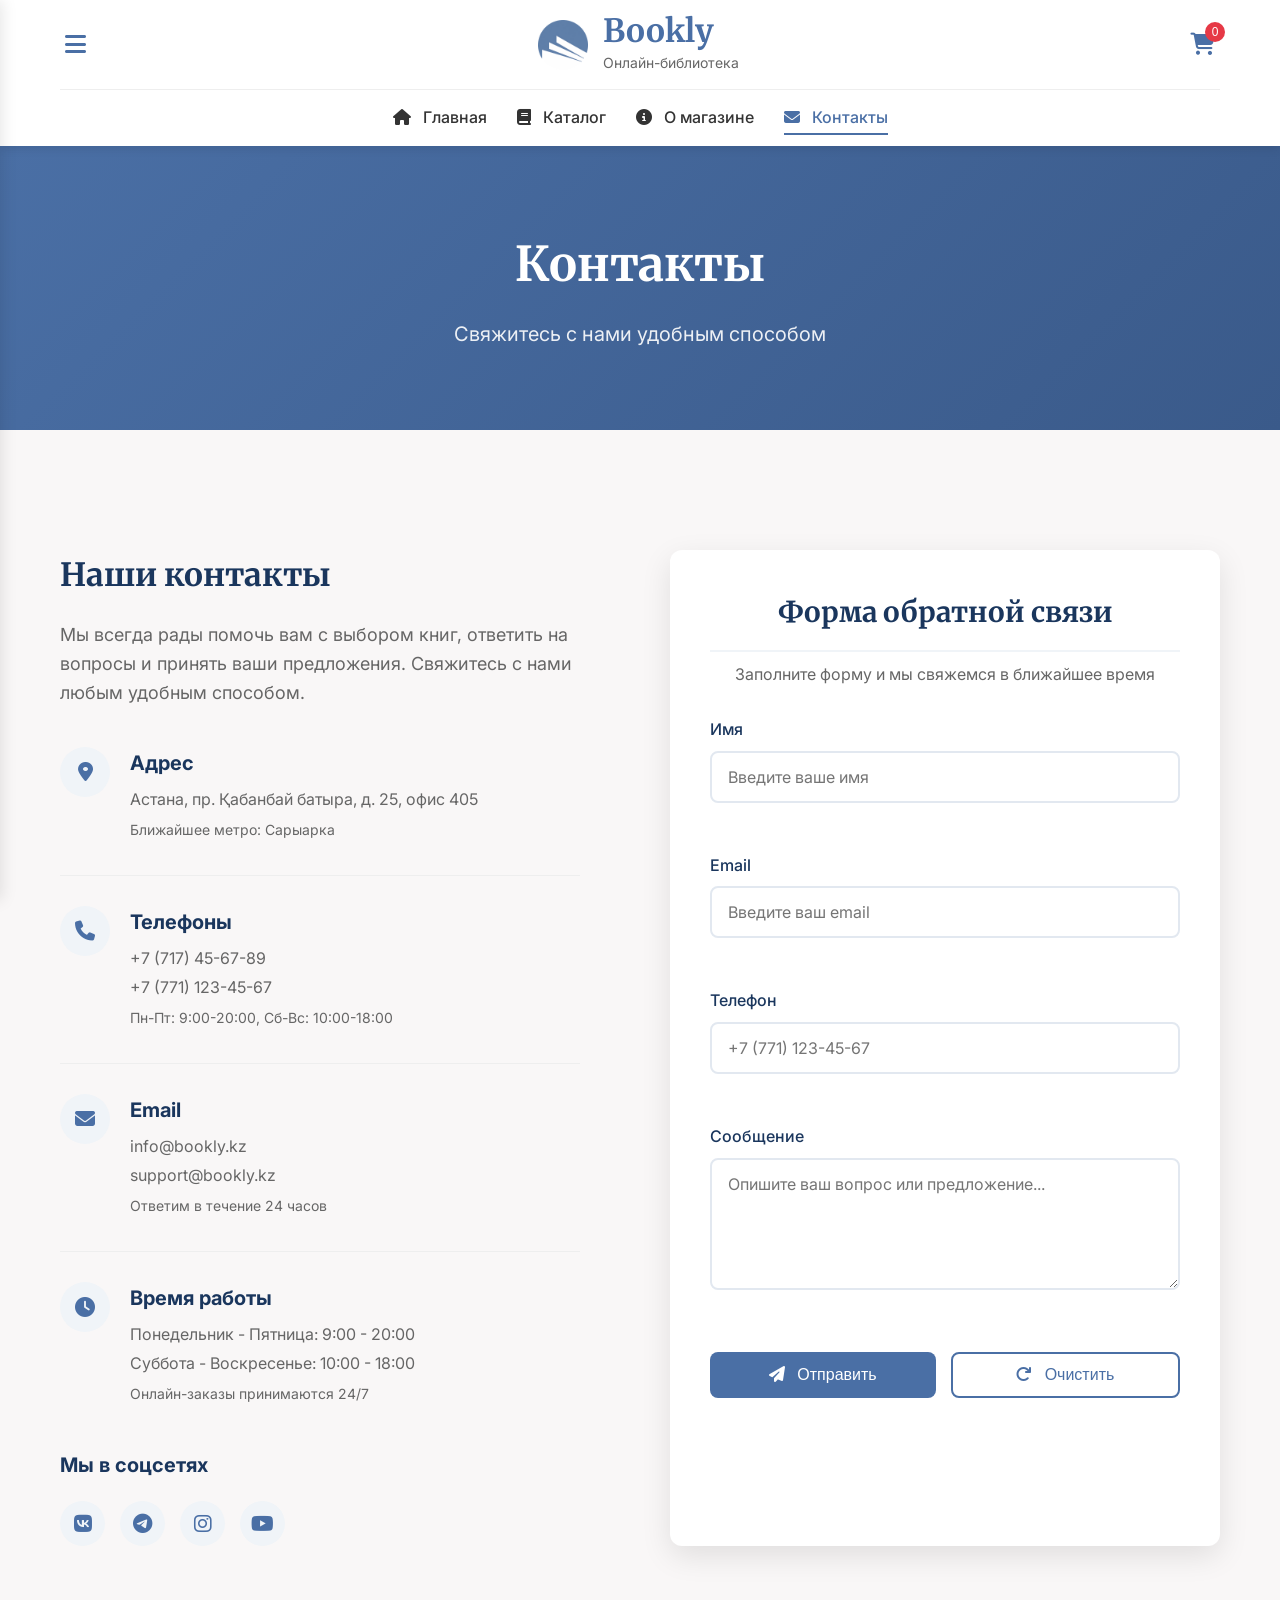
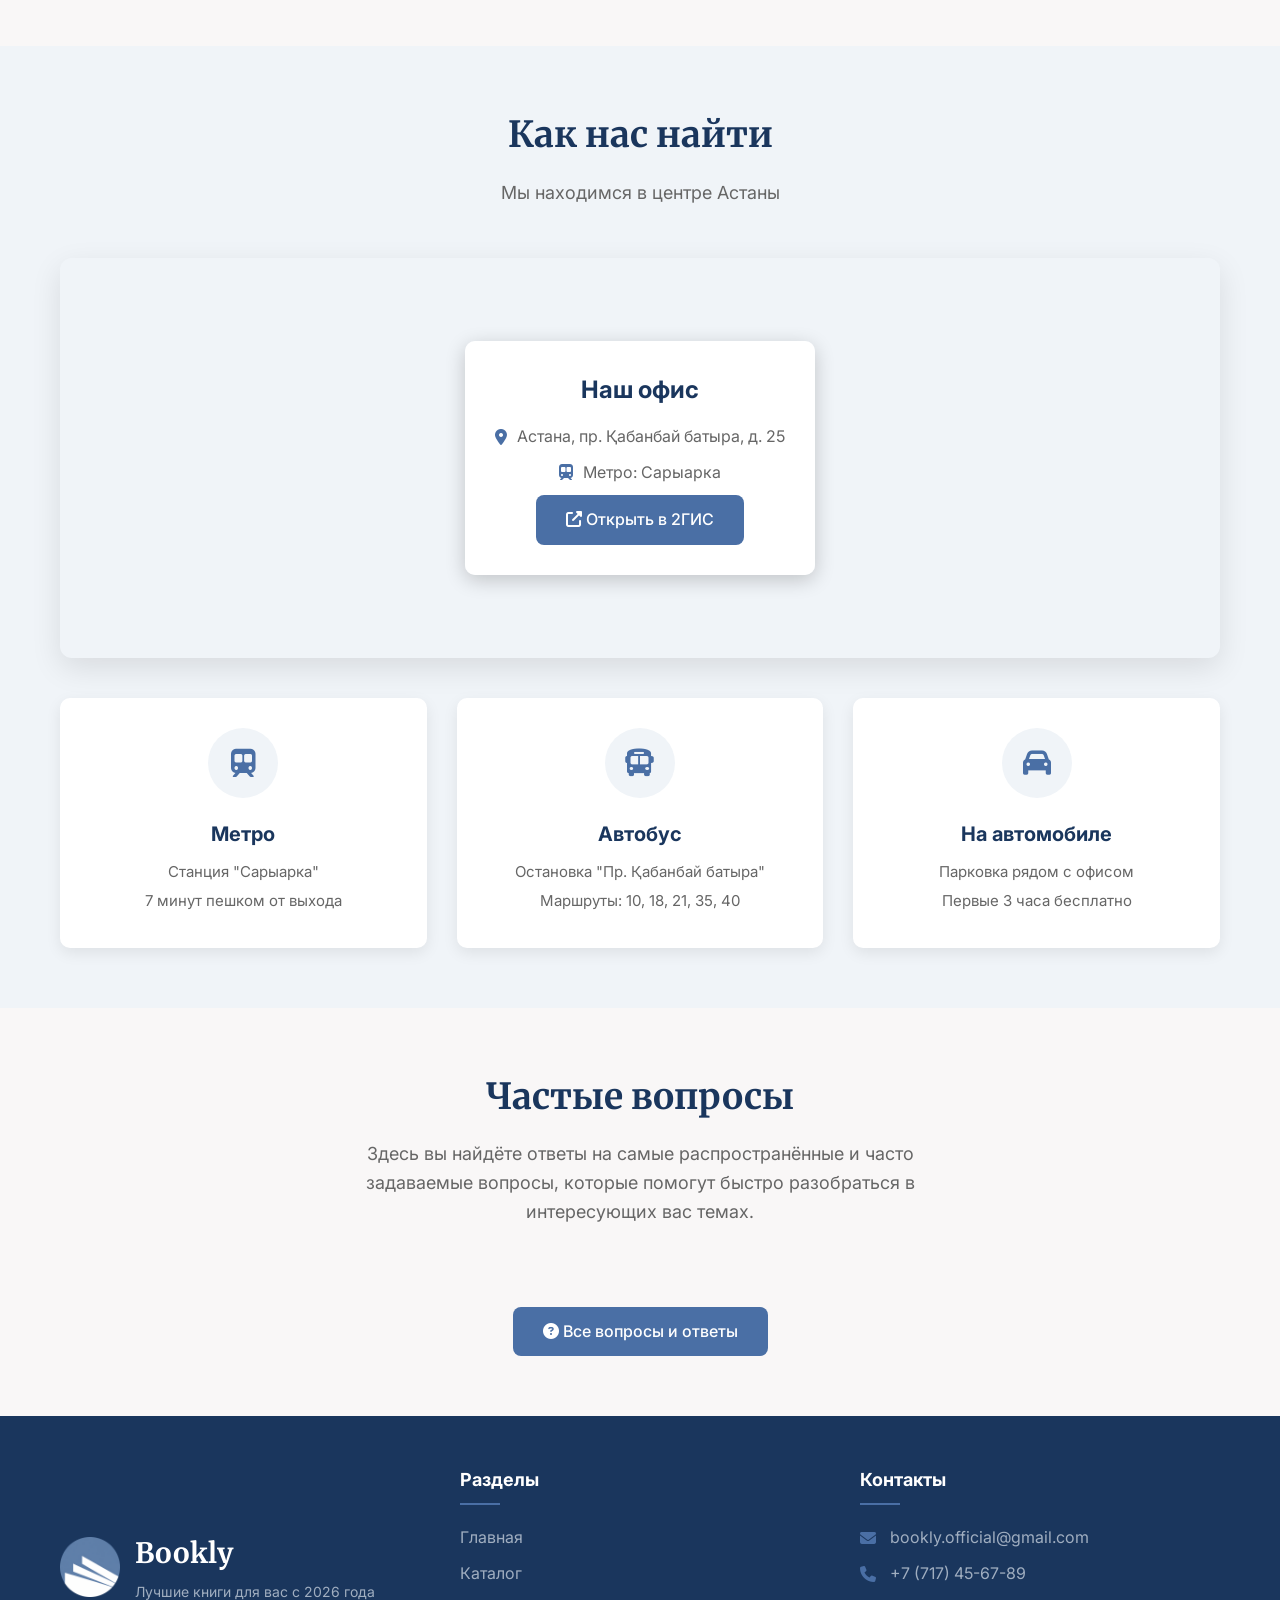
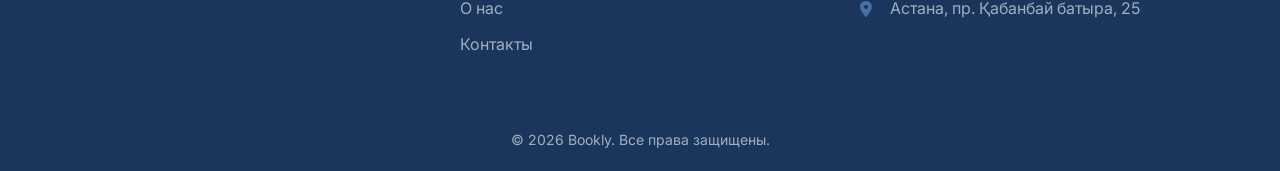
<file: pages/contacts.html>
<!DOCTYPE html>
<html lang="ru">
<head>
    <meta charset="UTF-8">
    <meta name="viewport" content="width=device-width, initial-scale=1.0">
    <title>Bookly | Контакты</title>
    <link rel="icon" type="image/png" href="../images/Bookly.png">
    <link rel="stylesheet" href="../css/contacts.css">
    <link rel="stylesheet" href="https://cdnjs.cloudflare.com/ajax/libs/font-awesome/6.4.0/css/all.min.css">
    <link href="https://fonts.googleapis.com/css2?family=Inter:wght@300;400;500;600;700&family=Merriweather:wght@300;400;700&display=swap" rel="stylesheet">
</head>
<body>
    <div class="sidebar" id="sidebar">
        <button class="close-sidebar" id="closeSidebar">
            <i class="fas fa-times"></i>
        </button>
        <div class="sidebar-header">
            <h3>Разделы</h3>
        </div>
        <nav class="sidebar-nav">
            <a href="library.html"><i class="fas fa-tags"></i> Библиотеки</a>
            <a href="faq.html"><i class="fas fa-question-circle"></i> FAQ</a>
        </nav>
    </div>
    <div class="sidebar-overlay" id="sidebarOverlay"></div>

    <header class="header">
        <div class="container">
            <div class="header-top">
                <button class="menu-toggle" id="menuToggle">
                    <i class="fas fa-bars"></i>
                </button>
                <div class="logo">
                    <img src="../images/Bookly.png" alt="Bookly Logo" class="logo-img">
                    <div class="logo-text">
                        <h1>Bookly</h1>
                        <p>Онлайн-библиотека</p>
                    </div>
                </div>
                <div class="header-actions">
                    <button class="cart-btn" id="cartBtn">
                        <i class="fas fa-shopping-cart"></i>
                        <span class="cart-count" id="cartCount">0</span>
                    </button>
                </div>
            </div>
            
            <nav class="main-nav">
                <ul>
                    <li><a href="../index.html"><i class="fas fa-home"></i> Главная</a></li>
                    <li><a href="catalog.html"><i class="fas fa-book"></i> Каталог</a></li>
                    <li><a href="about.html"><i class="fas fa-info-circle"></i> О магазине</a></li>
                    <li><a href="contacts.html" class="active"><i class="fas fa-envelope"></i> Контакты</a></li>
                </ul>
            </nav>
        </div>
    </header>

    <main class="main-content">
        <section class="page-header">
            <div class="container">
                <h1 class="page-title">Контакты</h1>
                <p class="page-subtitle">Свяжитесь с нами удобным способом</p>
            </div>
        </section>

        <section class="section contact-section">
            <div class="container">
                <div class="contact-grid">
                    <div class="contact-info">
                        <h2 class="contact-title">Наши контакты</h2>
                        <p class="contact-description">
                            Мы всегда рады помочь вам с выбором книг, ответить на вопросы 
                            и принять ваши предложения. Свяжитесь с нами любым удобным способом.
                        </p>
                        
                        <div class="contact-details">
                            <div class="contact-item">
                                <div class="contact-icon">
                                    <i class="fas fa-map-marker-alt"></i>
                                </div>
                                <div class="contact-text">
                                    <h3>Адрес</h3>
                                    <p>Астана, пр. Қабанбай батыра, д. 25, офис 405</p>
                                    <p class="contact-hint">Ближайшее метро: Сарыарка</p>
                                </div>
                            </div>
                            
                            <div class="contact-item">
                                <div class="contact-icon">
                                    <i class="fas fa-phone"></i>
                                </div>
                                <div class="contact-text">
                                    <h3>Телефоны</h3>
                                    <p>+7 (717) 45-67-89</p>
                                    <p>+7 (771) 123-45-67</p>
                                    <p class="contact-hint">Пн-Пт: 9:00-20:00, Сб-Вс: 10:00-18:00</p>
                                </div>
                            </div>
                            
                            <div class="contact-item">
                                <div class="contact-icon">
                                    <i class="fas fa-envelope"></i>
                                </div>
                                <div class="contact-text">
                                    <h3>Email</h3>
                                    <p>info@bookly.kz</p>
                                    <p>support@bookly.kz</p>
                                    <p class="contact-hint">Ответим в течение 24 часов</p>
                                </div>
                            </div>
                            
                            <div class="contact-item">
                                <div class="contact-icon">
                                    <i class="fas fa-clock"></i>
                                </div>
                                <div class="contact-text">
                                    <h3>Время работы</h3>
                                    <p>Понедельник - Пятница: 9:00 - 20:00</p>
                                    <p>Суббота - Воскресенье: 10:00 - 18:00</p>
                                    <p class="contact-hint">Онлайн-заказы принимаются 24/7</p>
                                </div>
                            </div>
                        </div>
                        
                        <div class="social-links">
                            <h3>Мы в соцсетях</h3>
                            <div class="social-icons">
                                <a href="https://vk.com/bookly_kz" class="social-icon" title="VK" target="_blank">
                                    <i class="fab fa-vk"></i>
                                </a>
                                <a href="https://t.me/bookly_kz" class="social-icon" title="Telegram" target="_blank">
                                    <i class="fab fa-telegram"></i>
                                </a>
                                <a href="https://instagram.com/bookly_kz" class="social-icon" title="Instagram" target="_blank">
                                    <i class="fab fa-instagram"></i>
                                </a>
                                <a href="https://youtube.com/@bookly_kz" class="social-icon" title="YouTube" target="_blank">
                                    <i class="fab fa-youtube"></i>
                                </a>
                            </div>
                        </div>
                    </div>
                    
                    <div class="contact-form-wrapper">
                        <div class="form-header">
                            <h2 class="form-title">Форма обратной связи</h2>
                            <p class="form-subtitle">Заполните форму и мы свяжемся в ближайшее время</p>
                        </div>
                        
                        <form id="contactForm" class="contact-form">
                            <div class="form-group">
                                <label for="name">Имя</label>
                                <input type="text" id="name" name="name" required 
                                       placeholder="Введите ваше имя">
                                <div class="error-message" id="nameError"></div>
                            </div>
                            
                            <div class="form-group">
                                <label for="email">Email</label>
                                <input type="email" id="email" name="email" required 
                                       placeholder="Введите ваш email">
                                <div class="error-message" id="emailError"></div>
                            </div>
                            
                            <div class="form-group">
                                <label for="phone">Телефон</label>
                                <input type="tel" id="phone" name="phone" 
                                       placeholder="+7 (771) 123-45-67">
                                <div class="error-message" id="phoneError"></div>
                            </div>
                            
                            <div class="form-group">
                                <label for="message">Сообщение</label>
                                <textarea id="message" name="message" rows="5" required 
                                          placeholder="Опишите ваш вопрос или предложение..."></textarea>
                                <div class="error-message" id="messageError"></div>
                            </div>
                            
                            <div class="form-actions">
                                <button type="submit" class="btn btn-primary btn-submit">
                                    <i class="fas fa-paper-plane"></i> Отправить
                                </button>
                                <button type="reset" class="btn btn-secondary btn-reset">
                                    <i class="fas fa-redo"></i> Очистить
                                </button>
                            </div>
                        </form>
                        
                        <div class="success-message" id="successMessage" style="display: none;">
                            <div class="success-icon">
                                <i class="fas fa-check-circle"></i>
                            </div>
                            <h3>Сообщение отправлено!</h3>
                            <p>Спасибо за ваше обращение. Мы свяжемся с вами в ближайшее время.</p>
                            <button class="btn btn-secondary" id="sendAnother">
                                Отправить еще одно сообщение
                            </button>
                        </div>
                    </div>
                </div>
            </div>
        </section>

        <section class="section map-section">
            <div class="container">
                <div class="section-header">
                    <h2 class="section-title">Как нас найти</h2>
                    <p class="section-subtitle">Мы находимся в центре Астаны</p>
                </div>
                
                <div class="map-wrapper">
                    <div class="map-placeholder bg-map" id="mapPlaceholder">
                        <div class="map-overlay">
                            <div class="map-info">
                                <h3>Наш офис</h3>
                                <p><i class="fas fa-map-marker-alt"></i> Астана, пр. Қабанбай батыра, д. 25</p>
                                <p><i class="fas fa-subway"></i> Метро: Сарыарка</p>
                                <a href="https://go.2gis.com/14G79" class="btn btn-primary" id="openMap" target="_blank">
                                    <i class="fas fa-external-link-alt" style="color: white;"></i> Открыть в 2ГИС
                                </a>
                            </div>
                        </div>
                    </div>
                </div>
                
                <div class="transport-info">
                    <div class="transport-grid">
                        <div class="transport-card">
                            <div class="transport-icon">
                                <i class="fas fa-subway"></i>
                            </div>
                            <h3>Метро</h3>
                            <p>Станция "Сарыарка"</p>
                            <p>7 минут пешком от выхода</p>
                        </div>
                        
                        <div class="transport-card">
                            <div class="transport-icon">
                                <i class="fas fa-bus"></i>
                            </div>
                            <h3>Автобус</h3>
                            <p>Остановка "Пр. Қабанбай батыра"</p>
                            <p>Маршруты: 10, 18, 21, 35, 40</p>
                        </div>
                        
                        <div class="transport-card">
                            <div class="transport-icon">
                                <i class="fas fa-car"></i>
                            </div>
                            <h3>На автомобиле</h3>
                            <p>Парковка рядом с офисом</p>
                            <p>Первые 3 часа бесплатно</p>
                        </div>
                    </div>
                </div>
            </div>
        </section>

        <section class="section faq-preview">
            <div class="container">
                <div class="section-header">
                    <h2 class="section-title">Частые вопросы</h2>
                    <p class="section-subtitle">Здесь вы найдёте ответы на самые распространённые и часто задаваемые вопросы, которые помогут быстро разобраться в интересующих вас темах.</p>
                </div>
                <div class="faq-grid" id="faqGrid">
                </div>                
                <div class="text-center">
                    <a href="faq.html" class="btn btn-primary">
                        <i class="fas fa-question-circle"></i> Все вопросы и ответы
                    </a>
                </div>
            </div>
        </section>
    </main>

    <footer class="footer">
        <div class="container">
            <div class="footer-content">
                <div class="footer-logo">
                    <img src="../images/Bookly.png" alt="Bookly Logo" class="footer-logo-img">
                    <div class="footer-logo-text">
                        <h3>Bookly</h3>
                        <p>Лучшие книги для вас с 2026 года</p>
                    </div>
                </div>
                <div class="footer-links">
                    <h4>Разделы</h4>
                    <ul>
                        <li><a href="../index.html">Главная</a></li>
                        <li><a href="catalog.html">Каталог</a></li>
                        <li><a href="about.html">О нас</a></li>
                        <li><a href="contacts.html">Контакты</a></li>
                    </ul>
                </div>
                <div class="footer-contact">
                    <h4>Контакты</h4>
                    <p><i class="fas fa-envelope"></i> bookly.official@gmail.com</p>
                    <p><i class="fas fa-phone"></i> +7 (717) 45-67-89</p>
                    <p><i class="fas fa-map-marker-alt"></i> Астана, пр. Қабанбай батыра, 25</p>
                </div>
            </div>
            <div class="footer-bottom">
                <p>&copy; 2026 Bookly. Все права защищены.</p>
            </div>
        </div>
    </footer>

    <script src="../js/index.js"></script>
    <script src="../js/sidebar.js"></script>
    <script src="../js/contacts.js"></script>
</body>

</html>
</file>
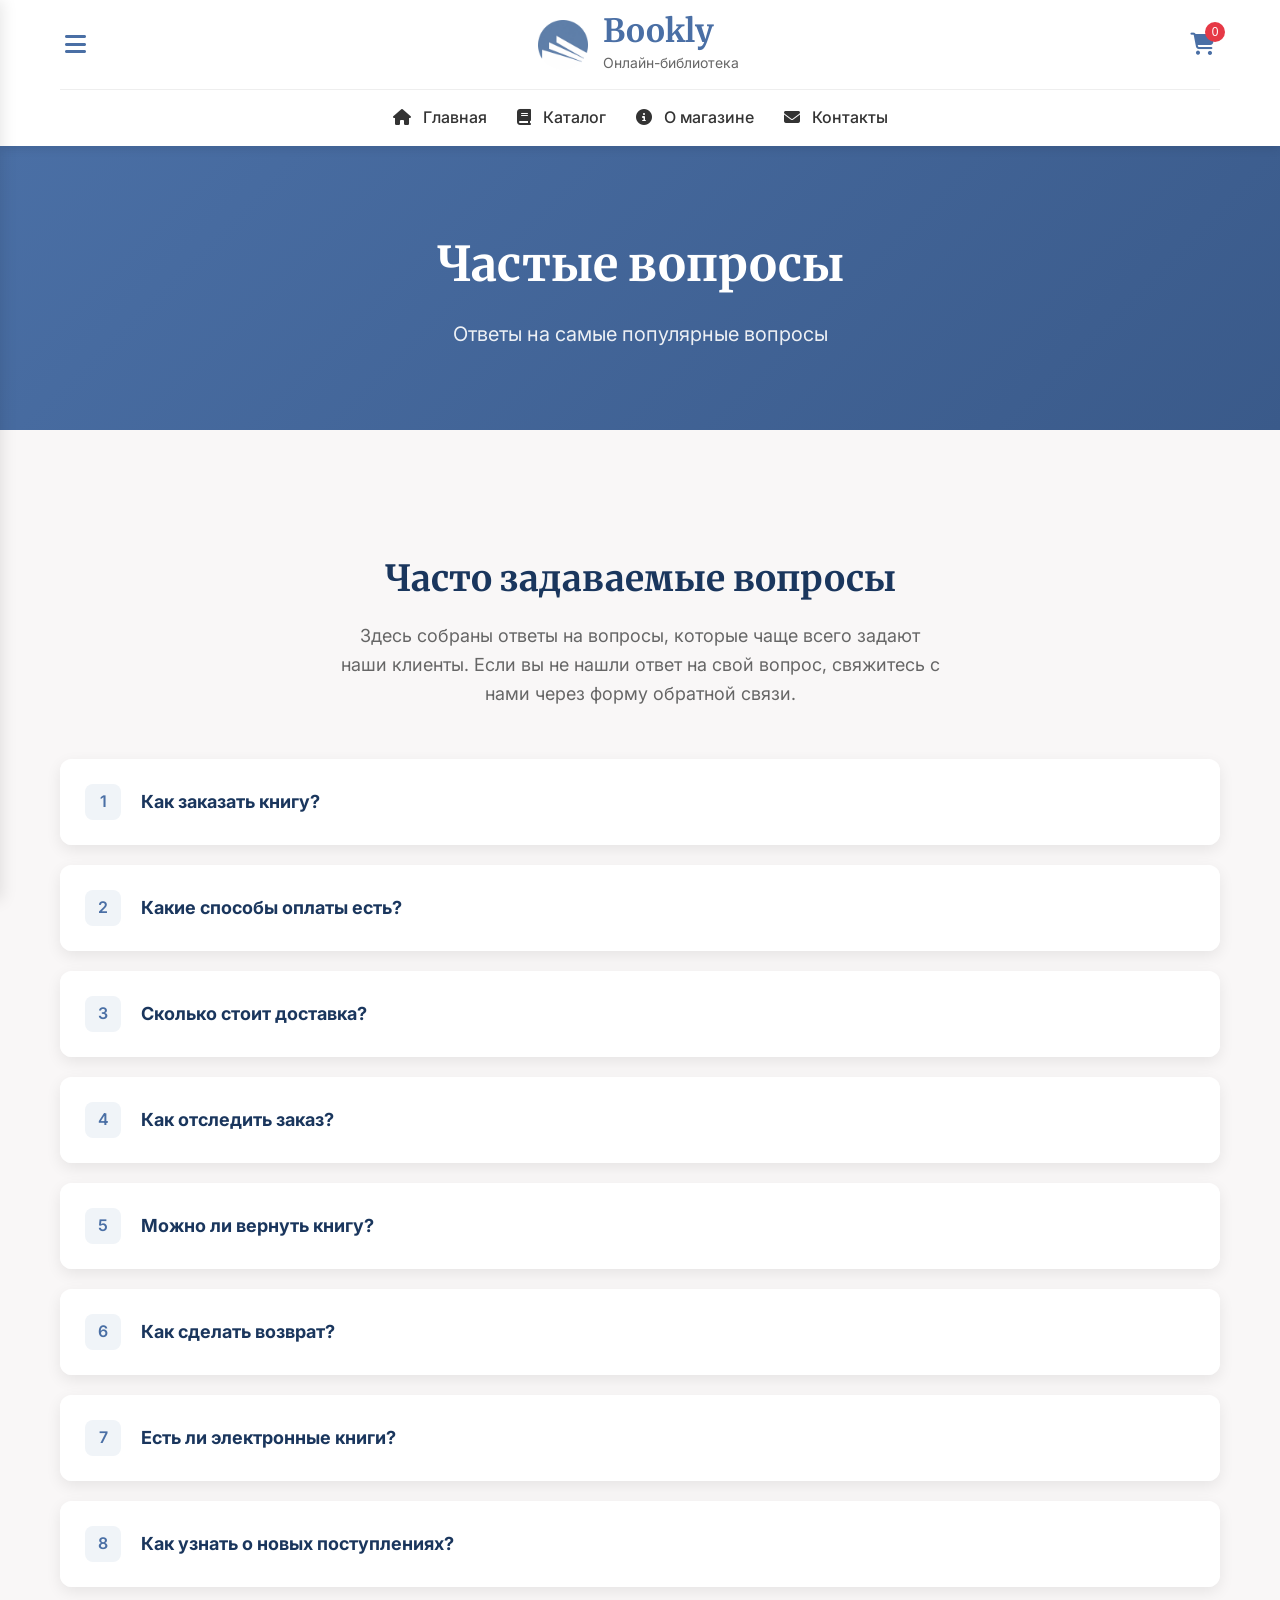
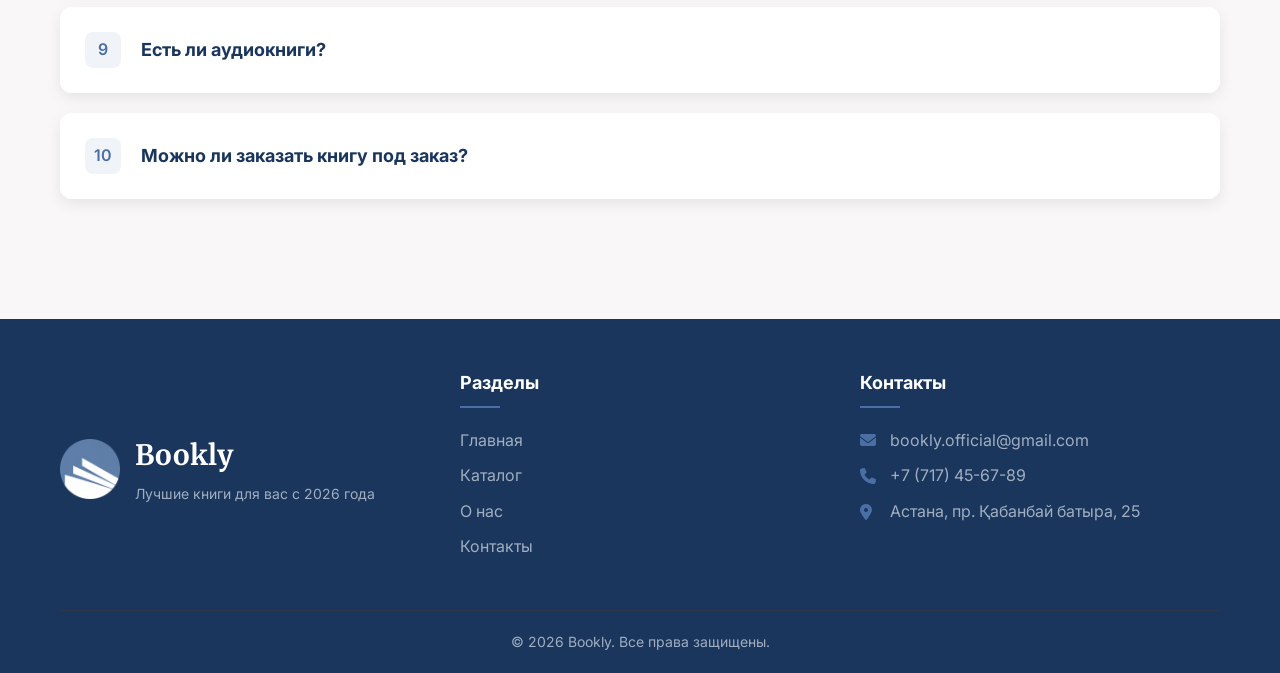
<file: pages/faq.html>
<!DOCTYPE html>
<html lang="ru">
<head>
    <meta charset="UTF-8">
    <meta name="viewport" content="width=device-width, initial-scale=1.0">
    <title>Bookly | FAQ</title>
    <link rel="icon" type="image/png" href="../images/Bookly.png">
    <link rel="stylesheet" href="../css/faq.css">
    <link rel="stylesheet" href="https://cdnjs.cloudflare.com/ajax/libs/font-awesome/6.4.0/css/all.min.css">
    <link href="https://fonts.googleapis.com/css2?family=Inter:wght@300;400;500;600;700&family=Merriweather:wght@300;400;700&display=swap" rel="stylesheet">
</head>
<body>
    <div class="sidebar" id="sidebar">
        <button class="close-sidebar" id="closeSidebar">
            <i class="fas fa-times"></i>
        </button>
        <div class="sidebar-header">
            <h3>Разделы</h3>
        </div>
        <nav class="sidebar-nav">
            <a href="library.html"><i class="fas fa-tags"></i> Библиотеки</a>
            <a href="faq.html"><i class="fas fa-question-circle"></i> FAQ</a>
        </nav>
    </div>
    <div class="sidebar-overlay" id="sidebarOverlay"></div>

    <header class="header">
        <div class="container">
            <div class="header-top">
                <button class="menu-toggle" id="menuToggle">
                    <i class="fas fa-bars"></i>
                </button>
                <div class="logo">
                    <a href="../index.html" class="logo-link">
                        <img src="../images/Bookly.png" alt="Bookly Logo" class="logo-img">
                        <div class="logo-text">
                            <h1>Bookly</h1>
                            <p>Онлайн-библиотека</p>
                        </div>
                    </a>
                </div>
                <div class="header-actions">
                    <button class="cart-btn" id="cartBtn">
                        <i class="fas fa-shopping-cart"></i>
                        <span class="cart-count" id="cartCount">0</span>
                    </button>
                </div>
            </div>
            
            <nav class="main-nav">
                <ul>
                    <li><a href="../index.html"><i class="fas fa-home"></i> Главная</a></li>
                    <li><a href="catalog.html"><i class="fas fa-book"></i> Каталог</a></li>
                    <li><a href="about.html"><i class="fas fa-info-circle"></i> О магазине</a></li>
                    <li><a href="contacts.html"><i class="fas fa-envelope"></i> Контакты</a></li>
                </ul>
            </nav>
        </div>
    </header>

    <main class="main-content">
        <section class="page-header">
            <div class="container">
                <h1 class="page-title">Частые вопросы</h1>
                <p class="page-subtitle">Ответы на самые популярные вопросы</p>
            </div>
        </section>

        <section class="section faq-section">
            <div class="container">
                <div class="section-intro">
                    <h2 class="section-title">Часто задаваемые вопросы</h2>
                    <p class="section-subtitle">
                        Здесь собраны ответы на вопросы, которые чаще всего задают наши клиенты. 
                        Если вы не нашли ответ на свой вопрос, свяжитесь с нами через форму обратной связи.
                    </p>
                </div>

                <div class="faq-container" id="faqContainer">
                </div>
            </div>
        </section>
    </main>

    <footer class="footer">
        <div class="container">
            <div class="footer-content">
                <div class="footer-logo">
                    <img src="../images/Bookly.png" alt="Bookly Logo" class="footer-logo-img">
                    <div class="footer-logo-text">
                        <h3>Bookly</h3>
                        <p>Лучшие книги для вас с 2026 года</p>
                    </div>
                </div>
                <div class="footer-links">
                    <h4>Разделы</h4>
                    <ul>
                        <li><a href="../index.html">Главная</a></li>
                        <li><a href="catalog.html">Каталог</a></li>
                        <li><a href="about.html">О нас</a></li>
                        <li><a href="contacts.html">Контакты</a></li>
                    </ul>
                </div>
                <div class="footer-contact">
                    <h4>Контакты</h4>
                    <p><i class="fas fa-envelope"></i> bookly.official@gmail.com</p>
                    <p><i class="fas fa-phone"></i> +7 (717) 45-67-89</p>
                    <p><i class="fas fa-map-marker-alt"></i> Астана, пр. Қабанбай батыра, 25</p>
                </div>
            </div>
            <div class="footer-bottom">
                <p>&copy; 2026 Bookly. Все права защищены.</p>
            </div>
        </div>
    </footer>

    <script src="../js/index.js"></script>
    <script src="../js/sidebar.js"></script>
    <script src="../js/faq.js"></script>
</body>

</html>
</file>
<file: css/contacts.css>
* {
    margin: 0;
    padding: 0;
    box-sizing: border-box;
}

body {
    font-family: 'Inter', sans-serif;
    line-height: 1.6;
    color: #333;
    background-color: #f9f7f7;
}

.container {
    max-width: 1200px;
    margin: 0 auto;
    padding: 0 20px;
}

.btn {
    display: inline-block;
    padding: 12px 30px;
    border-radius: 8px;
    text-decoration: none;
    font-weight: 500;
    font-size: 16px;
    cursor: pointer;
    transition: all 0.3s ease;
    border: none;
    text-align: center;
}

.btn-primary {
    background-color: #4a6fa5;
    color: white;
}

.btn-primary:hover {
    background-color: #3a5a8a;
    transform: translateY(-2px);
    box-shadow: 0 5px 15px rgba(74, 111, 165, 0.3);
}

.btn-secondary {
    background-color: transparent;
    color: #4a6fa5;
    border: 2px solid #4a6fa5;
}

.btn-secondary:hover {
    background-color: #4a6fa5;
    color: white;
}

.text-center {
    text-align: center;
    margin-top: 30px;
}

.sidebar {
    position: fixed;
    top: 0;
    left: -300px;
    width: 300px;
    height: 100%;
    background-color: white;
    z-index: 1000;
    box-shadow: 2px 0 15px rgba(0, 0, 0, 0.1);
    transition: left 0.3s ease;
    padding: 20px;
}

.sidebar.open {
    left: 0;
}

.close-sidebar {
    position: absolute;
    top: 20px;
    right: 20px;
    background: none;
    border: none;
    font-size: 24px;
    color: #666;
    cursor: pointer;
}

.sidebar-header {
    margin-bottom: 30px;
    padding-bottom: 15px;
    border-bottom: 1px solid #eee;
}

.sidebar-header h3 {
    color: #4a6fa5;
    font-weight: 600;
}

.sidebar-nav {
    display: flex;
    flex-direction: column;
    gap: 15px;
}

.sidebar-nav a {
    display: flex;
    align-items: center;
    padding: 12px 15px;
    text-decoration: none;
    color: #333;
    border-radius: 8px;
    transition: all 0.3s ease;
}

.sidebar-nav a i {
    margin-right: 10px;
    color: #4a6fa5;
    width: 20px;
    text-align: center;
}

.sidebar-nav a:hover {
    background-color: #f0f4f8;
    color: #4a6fa5;
}

.sidebar-overlay {
    position: fixed;
    top: 0;
    left: 0;
    width: 100%;
    height: 100%;
    background-color: rgba(0, 0, 0, 0.5);
    z-index: 999;
    display: none;
}

.header {
    background-color: white;
    box-shadow: 0 2px 10px rgba(0, 0, 0, 0.1);
    position: sticky;
    top: 0;
    z-index: 100;
}

.header-top {
    display: flex;
    justify-content: space-between;
    align-items: center;
    padding: 15px 0;
}

.menu-toggle {
    background: none;
    border: none;
    font-size: 24px;
    color: #4a6fa5;
    cursor: pointer;
    padding: 5px;
}

.logo {
    display: flex;
    align-items: center;
    gap: 15px;
    text-decoration: none;
}

.logo-img {
    height: 50px;
    width: auto;
}

.logo-text h1 {
    font-family: 'Merriweather', serif;
    color: #4a6fa5;
    font-size: 32px;
    margin-bottom: 5px;
    line-height: 1;
}

.logo-text p {
    color: #666;
    font-size: 14px;
}

.header-actions {
    display: flex;
    align-items: center;
}

.cart-btn {
    position: relative;
    background: none;
    border: none;
    font-size: 22px;
    color: #4a6fa5;
    cursor: pointer;
    padding: 5px;
}

.cart-count {
    position: absolute;
    top: -5px;
    right: -5px;
    background-color: #e63946;
    color: white;
    border-radius: 50%;
    width: 20px;
    height: 20px;
    font-size: 12px;
    display: flex;
    justify-content: center;
    align-items: center;
}

.main-nav {
    border-top: 1px solid #eee;
    padding: 15px 0;
}

.main-nav ul {
    display: flex;
    justify-content: center;
    list-style: none;
    gap: 30px;
}

.main-nav a {
    text-decoration: none;
    color: #333;
    font-weight: 500;
    padding: 8px 0;
    position: relative;
    transition: color 0.3s ease;
}

.main-nav a i {
    margin-right: 8px;
}

.main-nav a.active {
    color: #4a6fa5;
}

.main-nav a.active::after {
    content: '';
    position: absolute;
    bottom: 0;
    left: 0;
    width: 100%;
    height: 2px;
    background-color: #4a6fa5;
}

.main-nav a:hover {
    color: #4a6fa5;
}

.page-header {
    background: linear-gradient(135deg, #4a6fa5 0%, #3a5a8a 100%);
    color: white;
    padding: 80px 0;
    text-align: center;
    margin-bottom: 60px;
}

.page-title {
    font-family: 'Merriweather', serif;
    font-size: 48px;
    margin-bottom: 15px;
}

.page-subtitle {
    font-size: 20px;
    opacity: 0.9;
}

.section {
    padding: 60px 0;
}

.section-header {
    text-align: center;
    margin-bottom: 50px;
}

.section-title {
    font-family: 'Merriweather', serif;
    font-size: 36px;
    color: #1a365d;
    margin-bottom: 15px;
}

.section-subtitle {
    font-size: 18px;
    color: #666;
    max-width: 600px;
    margin: 0 auto;
}

.contact-grid {
    display: grid;
    grid-template-columns: 1fr 1fr;
    gap: 60px;
    margin-bottom: 40px;
}

.contact-info {
    padding-right: 30px;
}

.contact-title {
    font-family: 'Merriweather', serif;
    font-size: 32px;
    color: #1a365d;
    margin-bottom: 20px;
}

.contact-description {
    font-size: 18px;
    color: #666;
    line-height: 1.6;
    margin-bottom: 40px;
}

.contact-details {
    margin-bottom: 40px;
}

.contact-item {
    display: flex;
    align-items: flex-start;
    gap: 20px;
    margin-bottom: 30px;
    padding-bottom: 30px;
    border-bottom: 1px solid #eee;
}

.contact-item:last-child {
    border-bottom: none;
    margin-bottom: 0;
    padding-bottom: 0;
}

.contact-icon {
    width: 50px;
    height: 50px;
    background-color: #f0f4f8;
    color: #4a6fa5;
    border-radius: 50%;
    display: flex;
    justify-content: center;
    align-items: center;
    font-size: 20px;
    flex-shrink: 0;
}

.contact-text h3 {
    font-size: 20px;
    color: #1a365d;
    margin-bottom: 8px;
}

.contact-text p {
    color: #666;
    margin-bottom: 5px;
    line-height: 1.5;
}

.contact-hint {
    font-size: 14px;
    color: #888;
    margin-top: 8px;
}

.social-links h3 {
    font-size: 20px;
    color: #1a365d;
    margin-bottom: 20px;
}

.social-icons {
    display: flex;
    gap: 15px;
}

.social-icon {
    width: 45px;
    height: 45px;
    background-color: #f0f4f8;
    color: #4a6fa5;
    border-radius: 50%;
    display: flex;
    justify-content: center;
    align-items: center;
    font-size: 20px;
    text-decoration: none;
    transition: all 0.3s ease;
}

.social-icon:hover {
    background-color: #4a6fa5;
    color: white;
    transform: translateY(-3px);
}

.contact-form-wrapper {
    background-color: white;
    padding: 40px;
    border-radius: 12px;
    box-shadow: 0 10px 30px rgba(0, 0, 0, 0.1);
}

.form-header {
    margin-bottom: 30px;
    text-align: center; 
}

.form-title {
    font-family: 'Merriweather', serif;
    font-size: 28px; 
    color: #1a365d;
    margin-bottom: 10px;
    padding-bottom: 15px;
    border-bottom: 2px solid #f0f4f8;
}

.form-subtitle {
    color: #666;
    font-size: 16px;
}

.contact-form {
    margin-bottom: 20px;
}

.form-group {
    margin-bottom: 25px;
}

.form-group label {
    display: block;
    margin-bottom: 8px;
    font-weight: 500;
    color: #1a365d;
}

.form-group input,
.form-group textarea,
.form-group select {
    width: 100%;
    padding: 14px 16px;
    border: 2px solid #e2e8f0;
    border-radius: 8px;
    font-size: 16px;
    font-family: 'Inter', sans-serif;
    transition: border-color 0.3s ease;
    background-color: white;
}

.form-group input:focus,
.form-group textarea:focus,
.form-group select:focus {
    outline: none;
    border-color: #4a6fa5;
}

.form-group textarea {
    resize: vertical;
    min-height: 120px;
}

.error-message {
    color: #e63946;
    font-size: 14px;
    margin-top: 5px;
    min-height: 20px;
}

.form-actions {
    display: flex;
    gap: 15px;
    margin-top: 30px;
}

.btn-submit,
.btn-reset {
    flex: 1;
}

.btn-submit i,
.btn-reset i {
    margin-right: 8px;
}

.form-hint {
    margin-top: 20px;
    font-size: 14px;
    color: #888;
    text-align: center;
}

.success-message {
    text-align: center;
    padding: 40px 20px;
    display: none;
}

.success-icon {
    width: 80px;
    height: 80px;
    background-color: #2a9d8f;
    color: white;
    border-radius: 50%;
    display: flex;
    justify-content: center;
    align-items: center;
    margin: 0 auto 20px;
    font-size: 36px;
}

.success-message h3 {
    font-size: 24px;
    color: #1a365d;
    margin-bottom: 15px;
}

.success-message p {
    color: #666;
    margin-bottom: 25px;
    font-size: 16px;
}

.map-section {
    background-color: #f0f4f8;
}

.map-wrapper {
    margin-bottom: 40px;
    border-radius: 12px;
    overflow: hidden;
    box-shadow: 0 10px 30px rgba(0, 0, 0, 0.1);
}

.map-placeholder {
    height: 400px;
    background: linear-gradient(135deg, #d9e4f2 0%, #b5c8e0 100%);
    position: relative;
    display: flex;
    justify-content: center;
    align-items: center;
}

.map-overlay {
    background-color: rgba(255, 255, 255, 0.95);
    padding: 30px;
    border-radius: 10px;
    text-align: center;
    max-width: 400px;
    box-shadow: 0 5px 20px rgba(0, 0, 0, 0.1);
}

.map-info h3 {
    font-size: 24px;
    color: #1a365d;
    margin-bottom: 15px;
}

.map-info p {
    color: #666;
    margin-bottom: 10px;
    display: flex;
    align-items: center;
    justify-content: center;
    gap: 10px;
}

.map-info i {
    color: #4a6fa5;
}

.bg-map {
    background-image: url('https://images.unsplash.com/photo-1589998059171-988d887df646?ixlib=rb-4.0.3&auto=format&fit=crop&w=1200&q=80');
    background-size: cover;
    background-position: center;
    background-repeat: no-repeat;
}

.map-overlay {
    background-color: rgba(255, 255, 255, 0.95);
    padding: 30px;
    border-radius: 10px;
    text-align: center;
    max-width: 400px;
    box-shadow: 0 5px 20px rgba(0, 0, 0, 0.2);
    backdrop-filter: blur(5px);
}

.transport-grid {
    display: grid;
    grid-template-columns: repeat(auto-fit, minmax(250px, 1fr));
    gap: 30px;
}

.transport-card {
    background-color: white;
    padding: 30px;
    border-radius: 10px;
    text-align: center;
    box-shadow: 0 5px 15px rgba(0, 0, 0, 0.08);
    transition: transform 0.3s ease;
}

.transport-card:hover {
    transform: translateY(-5px);
}

.transport-icon {
    width: 70px;
    height: 70px;
    background-color: #f0f4f8;
    color: #4a6fa5;
    border-radius: 50%;
    display: flex;
    justify-content: center;
    align-items: center;
    margin: 0 auto 20px;
    font-size: 28px;
}

.transport-card h3 {
    font-size: 20px;
    color: #1a365d;
    margin-bottom: 10px;
}

.transport-card p {
    color: #666;
    margin-bottom: 5px;
    font-size: 15px;
}

.faq-grid {
    display: grid;
    grid-template-columns: repeat(auto-fit, minmax(350px, 1fr));
    gap: 20px;
    margin-bottom: 20px;
}

.faq-item {
    background-color: white;
    border-radius: 10px;
    overflow: hidden;
    box-shadow: 0 5px 15px rgba(0, 0, 0, 0.08);
}

.faq-question {
    padding: 20px;
    background-color: #f0f4f8;
    cursor: pointer;
    display: flex;
    justify-content: space-between;
    align-items: center;
    transition: background-color 0.3s ease;
}

.faq-question:hover {
    background-color: #e2e8f0;
}

.faq-question h3 {
    font-size: 18px;
    color: #1a365d;
    margin: 0;
}

.faq-icon {
    color: #4a6fa5;
    font-size: 18px;
    transition: transform 0.3s ease;
}

.faq-item.active .faq-icon {
    transform: rotate(45deg);
}

.faq-answer {
    padding: 0 20px;
    max-height: 0;
    overflow: hidden;
    transition: all 0.3s ease;
}

.faq-item.active .faq-answer {
    padding: 20px;
    max-height: 500px;
}

.faq-answer p {
    color: #666;
    line-height: 1.6;
    margin: 0;
}

.footer {
    background-color: #1a365d;
    color: white;
    padding: 50px 0 20px;
}

.footer-content {
    display: grid;
    grid-template-columns: repeat(auto-fit, minmax(250px, 1fr));
    gap: 40px;
    margin-bottom: 40px;
}

.footer-logo {
    display: flex;
    align-items: center;
    gap: 15px;
}

.footer-logo-img {
    height: 60px;
    width: auto;
}

.footer-logo-text h3 {
    font-family: 'Merriweather', serif;
    font-size: 28px;
    margin-bottom: 5px;
    color: white;
}

.footer-logo-text p {
    color: #a0aec0;
    font-size: 14px;
}

.footer-links h4, .footer-contact h4 {
    font-size: 18px;
    margin-bottom: 20px;
    position: relative;
    padding-bottom: 10px;
}

.footer-links h4::after, .footer-contact h4::after {
    content: '';
    position: absolute;
    bottom: 0;
    left: 0;
    width: 40px;
    height: 2px;
    background-color: #4a6fa5;
}

.footer-links ul {
    list-style: none;
}

.footer-links li {
    margin-bottom: 10px;
}

.footer-links a {
    color: #a0aec0;
    text-decoration: none;
    transition: color 0.3s ease;
}

.footer-links a:hover {
    color: white;
}

.footer-contact p {
    display: flex;
    align-items: center;
    margin-bottom: 10px;
    color: #a0aec0;
}

.footer-contact i {
    margin-right: 10px;
    color: #4a6fa5;
    width: 20px;
}

.footer-bottom {
    text-align: center;
    padding-top: 20px;
    border-top: 1px solid #2d3748;
    color: #a0aec0;
    font-size: 14px;
}

@media (max-width: 768px) {
    .header-top {
        padding: 8px 0;
    }
    
    .menu-toggle {
        font-size: 20px;
        padding: 4px;
        margin-right: 8px;
    }
    
    .logo {
        gap: 8px;
    }
    
    .logo-img {
        height: 36px;
        width: 36px;
    }
    
    .logo-text h1 {
        font-size: 20px;
        margin-bottom: 2px;
    }
    
    .logo-text p {
        font-size: 11px;
        display: none;
    }
    
    .cart-btn {
        font-size: 18px;
        padding: 3px;
        margin-left: 8px;
    }
    
    .cart-count {
        width: 16px;
        height: 16px;
        font-size: 10px;
        top: -4px;
        right: -4px;
    }
    
    .main-nav {
        padding: 8px 0;
    }
    
    .main-nav ul {
        gap: 8px;
        padding: 0 5px;
    }
    
    .main-nav li {
        flex: 1;
        text-align: center;
    }
    
    .main-nav a {
        font-size: 12px;
        padding: 6px 4px;
        display: block;
        white-space: nowrap;
        overflow: hidden;
        text-overflow: ellipsis;
    }
    
    .main-nav a i {
        margin-right: 4px;
        font-size: 11px;
        display: block;
        margin: 0 auto 2px;
    }
    
    .main-nav a span {
        display: none;
    }
    
    .main-nav a.active::after {
        bottom: -2px;
        height: 1px;
    }
    
    .page-header {
        padding: 30px 0;
        margin-bottom: 30px;
    }
    
    .page-title {
        font-size: 28px;
        margin-bottom: 10px;
        padding: 0 10px;
    }
    
    .page-subtitle {
        font-size: 16px;
        padding: 0 15px;
    }
    
    .section {
        padding: 30px 0;
    }
    
    .section-header {
        margin-bottom: 30px;
        padding: 0 10px;
    }
    
    .section-title {
        font-size: 22px;
        margin-bottom: 10px;
    }
    
    .section-subtitle {
        font-size: 14px;
        padding: 0 10px;
    }
    
    .contact-grid {
        grid-template-columns: 1fr;
        gap: 30px;
        padding: 0 10px;
    }
    
    .contact-info {
        padding-right: 0;
    }
    
    .contact-title {
        font-size: 24px;
        margin-bottom: 15px;
    }
    
    .contact-description {
        font-size: 14px;
        margin-bottom: 30px;
    }
    
    .contact-item {
        gap: 15px;
        margin-bottom: 20px;
        padding-bottom: 20px;
    }
    
    .contact-icon {
        width: 40px;
        height: 40px;
        font-size: 16px;
    }
    
    .contact-text h3 {
        font-size: 16px;
        margin-bottom: 6px;
    }
    
    .contact-text p {
        font-size: 13px;
    }
    
    .contact-hint {
        font-size: 12px;
    }
    
    .social-links h3 {
        font-size: 16px;
        margin-bottom: 15px;
    }
    
    .social-icon {
        width: 40px;
        height: 40px;
        font-size: 18px;
    }
    
    .contact-form-wrapper {
        padding: 25px;
        border-radius: 8px;
    }
    
    .form-title {
        font-size: 22px;
        margin-bottom: 8px;
    }
    
    .form-subtitle {
        font-size: 14px;
    }
    
    .form-group {
        margin-bottom: 20px;
    }
    
    .form-group label {
        font-size: 14px;
        margin-bottom: 6px;
    }
    
    .form-group input,
    .form-group textarea,
    .form-group select {
        padding: 12px;
        font-size: 14px;
    }
    
    .form-group textarea {
        min-height: 100px;
    }
    
    .error-message {
        font-size: 12px;
    }
    
    .form-actions {
        flex-direction: row; 
        gap: 10px;
    }
    
    .btn-submit,
    .btn-reset {
        flex: 1;
    }
    
    .btn {
        padding: 10px 20px;
        font-size: 14px;
    }
    
    .success-message {
        padding: 30px 15px;
    }
    
    .success-icon {
        width: 60px;
        height: 60px;
        font-size: 28px;
    }
    
    .success-message h3 {
        font-size: 20px;
        margin-bottom: 10px;
    }
    
    .success-message p {
        font-size: 14px;
        margin-bottom: 20px;
    }
    
    .map-placeholder {
        height: 300px;
    }
    
    .map-overlay {
        padding: 20px;
        max-width: 300px;
    }
    
    .map-info h3 {
        font-size: 20px;
        margin-bottom: 10px;
    }
    
    .map-info p {
        font-size: 14px;
        flex-direction: column;
        gap: 5px;
    }
    
    .transport-grid {
        grid-template-columns: 1fr;
        gap: 15px;
        padding: 0 10px;
    }
    
    .transport-card {
        padding: 20px 15px;
        border-radius: 8px;
    }
    
    .transport-icon {
        width: 50px;
        height: 50px;
        font-size: 22px;
        margin-bottom: 15px;
    }
    
    .transport-card h3 {
        font-size: 18px;
        margin-bottom: 8px;
    }
    
    .transport-card p {
        font-size: 14px;
    }
    
    .faq-grid {
        grid-template-columns: 1fr;
        gap: 15px;
        padding: 0 10px;
    }
    
    .faq-question {
        padding: 15px;
    }
    
    .faq-question h3 {
        font-size: 16px;
    }
    
    .faq-answer {
        padding: 0 15px;
    }
    
    .faq-item.active .faq-answer {
        padding: 15px;
    }
    
    .faq-answer p {
        font-size: 14px;
    }
    
    .text-center {
        margin-top: 20px;
    }
    
    .footer {
        padding: 25px 0 10px;
    }
    
    .footer-content {
        gap: 20px;
        padding: 0 15px;
    }
    
    .footer-logo {
        flex-direction: row;
        justify-content: center;
        gap: 10px;
    }
    
    .footer-logo-img {
        height: 40px;
    }
    
    .footer-logo-text h3 {
        font-size: 18px;
    }
    
    .footer-logo-text p {
        font-size: 11px;
    }
    
    .footer-links h4, 
    .footer-contact h4 {
        font-size: 16px;
        margin-bottom: 10px;
        padding-bottom: 5px;
    }
    
    .footer-links ul {
        padding: 0;
    }
    
    .footer-links li {
        margin-bottom: 6px;
    }
    
    .footer-links a {
        font-size: 13px;
    }
    
    .footer-contact p {
        font-size: 12px;
        margin-bottom: 8px;
        justify-content: flex-start;
    }
    
    .footer-contact i {
        font-size: 12px;
        width: 16px;
    }
    
    .footer-bottom {
        padding-top: 15px;
        font-size: 12px;
    }
    
    .sidebar {
        width: 85vw;
        max-width: 300px;
        left: -85vw;
    }
    
    .close-sidebar {
        top: 15px;
        right: 15px;
        font-size: 20px;
    }
    
    .sidebar-nav a {
        padding: 10px 12px;
        font-size: 14px;
    }
}

@media (max-width: 480px) {
    .header-top {
        padding: 6px 0;
    }
    
    .logo-img {
        height: 32px;
        width: 32px;
    }
    
    .logo-text h1 {
        font-size: 18px;
    }
    
    .main-nav {
        padding: 6px 0;
    }
    
    .main-nav a {
        font-size: 11px;
        padding: 4px 2px;
    }
    
    .main-nav a i {
        font-size: 10px;
        margin-bottom: 1px;
    }
    
    .page-title {
        font-size: 24px;
    }
    
    .page-subtitle {
        font-size: 14px;
    }
    
    .section-title {
        font-size: 20px;
    }
    
    .section-subtitle {
        font-size: 13px;
    }
    
    .contact-title {
        font-size: 22px;
    }
    
    .contact-description {
        font-size: 13px;
    }
    
    .contact-item {
        flex-direction: column;
        align-items: center;
        text-align: center;
        gap: 10px;
    }
    
    .contact-text h3 {
        font-size: 15px;
    }
    
    .contact-text p {
        font-size: 12px;
    }
    
    .social-icons {
        justify-content: center;
    }
    
    .contact-form-wrapper {
        padding: 20px 15px;
    }
    
    .form-title {
        font-size: 20px;
    }
    
    .form-subtitle {
        font-size: 13px;
    }
    
    .form-group input,
    .form-group textarea,
    .form-group select {
        padding: 10px;
        font-size: 13px;
    }
    
    .map-placeholder {
        height: 250px;
    }
    
    .map-overlay {
        padding: 15px;
        max-width: 250px;
    }
    
    .map-info h3 {
        font-size: 18px;
    }
    
    .map-info p {
        font-size: 12px;
    }
    
    .transport-card {
        padding: 15px 10px;
    }
    
    .transport-icon {
        width: 45px;
        height: 45px;
        font-size: 20px;
        margin-bottom: 10px;
    }
    
    .transport-card h3 {
        font-size: 16px;
    }
    
    .transport-card p {
        font-size: 13px;
    }
    
    .faq-question h3 {
        font-size: 15px;
    }
    
    .faq-answer p {
        font-size: 13px;
    }
    
    .btn {
        padding: 8px 16px;
        font-size: 13px;
    }
    
    .footer-logo-img {
        height: 35px;
    }
    
    .footer-logo-text h3 {
        font-size: 16px;
    }
    
    .footer-logo-text p {
        font-size: 10px;
    }
    
    .footer-links h4,
    .footer-contact h4 {
        font-size: 14px;
    }
    
    .footer-links a,
    .footer-contact p {
        font-size: 11px;
    }
}

@media (max-width: 360px) {
    .main-nav a i {
        display: none;
    }
    
    .main-nav a span {
        display: inline;
        font-size: 10px;
    }
    
    .logo-text h1 {
        font-size: 16px;
    }
    
    .page-title {
        font-size: 22px;
    }
    
    .contact-title {
        font-size: 20px;
    }
    
    .map-overlay {
        padding: 10px;
        max-width: 200px;
    }
    
    .map-info h3 {
        font-size: 16px;
    }
    
    .map-info p {
        font-size: 11px;
    }
    
    .btn {
        font-size: 12px;
        padding: 7px 14px;
    }
    
    .footer-logo {
        flex-direction: column;
        text-align: center;
    }
    
    .footer-logo-img {
        height: 30px;
    }
    
    .footer-logo-text h3 {
        font-size: 14px;
    }
}
</file>
<file: css/faq.css>
* {
    margin: 0;
    padding: 0;
    box-sizing: border-box;
}

body {
    font-family: 'Inter', sans-serif;
    line-height: 1.6;
    color: #333;
    background-color: #f9f7f7;
}

.container {
    max-width: 1200px;
    margin: 0 auto;
    padding: 0 20px;
}

.btn {
    display: inline-block;
    padding: 12px 30px;
    border-radius: 8px;
    text-decoration: none;
    font-weight: 500;
    font-size: 16px;
    cursor: pointer;
    transition: all 0.3s ease;
    border: none;
}

.btn-primary {
    background-color: #4a6fa5;
    color: white;
}

.btn-primary:hover {
    background-color: #3a5a8a;
    transform: translateY(-2px);
    box-shadow: 0 5px 15px rgba(74, 111, 165, 0.3);
}

.btn-secondary {
    background-color: transparent;
    color: #4a6fa5;
    border: 2px solid #4a6fa5;
}

.btn-secondary:hover {
    background-color: #4a6fa5;
    color: white;
}

.text-center {
    text-align: center;
}

.sidebar {
    position: fixed;
    top: 0;
    left: -300px;
    width: 300px;
    height: 100%;
    background-color: white;
    z-index: 1000;
    box-shadow: 2px 0 15px rgba(0, 0, 0, 0.1);
    transition: left 0.3s ease;
    padding: 20px;
}

.sidebar.open {
    left: 0;
}

.close-sidebar {
    position: absolute;
    top: 20px;
    right: 20px;
    background: none;
    border: none;
    font-size: 24px;
    color: #666;
    cursor: pointer;
}

.sidebar-header {
    margin-bottom: 30px;
    padding-bottom: 15px;
    border-bottom: 1px solid #eee;
}

.sidebar-header h3 {
    color: #4a6fa5;
    font-weight: 600;
}

.sidebar-nav {
    display: flex;
    flex-direction: column;
    gap: 15px;
}

.sidebar-nav a {
    display: flex;
    align-items: center;
    padding: 12px 15px;
    text-decoration: none;
    color: #333;
    border-radius: 8px;
    transition: all 0.3s ease;
}

.sidebar-nav a i {
    margin-right: 10px;
    color: #4a6fa5;
    width: 20px;
    text-align: center;
}

.sidebar-nav a:hover,
.sidebar-nav a.active {
    background-color: #f0f4f8;
    color: #4a6fa5;
}

.sidebar-overlay {
    position: fixed;
    top: 0;
    left: 0;
    width: 100%;
    height: 100%;
    background-color: rgba(0, 0, 0, 0.5);
    z-index: 999;
    display: none;
}

.header {
    background-color: white;
    box-shadow: 0 2px 10px rgba(0, 0, 0, 0.1);
    position: sticky;
    top: 0;
    z-index: 100;
}

.header-top {
    display: flex;
    justify-content: space-between;
    align-items: center;
    padding: 15px 0;
}

.menu-toggle {
    background: none;
    border: none;
    font-size: 24px;
    color: #4a6fa5;
    cursor: pointer;
    padding: 5px;
}

.logo {
    display: flex;
    align-items: center;
}

.logo-link {
    display: flex;
    align-items: center;
    gap: 15px;
    text-decoration: none;
}

.logo-img {
    height: 50px;
    width: auto;
}

.logo-text h1 {
    font-family: 'Merriweather', serif;
    color: #4a6fa5;
    font-size: 32px;
    margin-bottom: 5px;
    line-height: 1;
}

.logo-text p {
    color: #666;
    font-size: 14px;
}

.header-actions {
    display: flex;
    align-items: center;
}

.cart-btn {
    position: relative;
    background: none;
    border: none;
    font-size: 22px;
    color: #4a6fa5;
    cursor: pointer;
    padding: 5px;
}

.cart-count {
    position: absolute;
    top: -5px;
    right: -5px;
    background-color: #e63946;
    color: white;
    border-radius: 50%;
    width: 20px;
    height: 20px;
    font-size: 12px;
    display: flex;
    justify-content: center;
    align-items: center;
}

.main-nav {
    border-top: 1px solid #eee;
    padding: 15px 0;
}

.main-nav ul {
    display: flex;
    justify-content: center;
    list-style: none;
    gap: 30px;
}

.main-nav a {
    text-decoration: none;
    color: #333;
    font-weight: 500;
    padding: 8px 0;
    position: relative;
    transition: color 0.3s ease;
}

.main-nav a i {
    margin-right: 8px;
}

.main-nav a.active {
    color: #4a6fa5;
}

.main-nav a.active::after {
    content: '';
    position: absolute;
    bottom: 0;
    left: 0;
    width: 100%;
    height: 2px;
    background-color: #4a6fa5;
}

.main-nav a:hover {
    color: #4a6fa5;
}

.page-header {
    background: linear-gradient(135deg, #4a6fa5 0%, #3a5a8a 100%);
    color: white;
    padding: 80px 0;
    text-align: center;
    margin-bottom: 60px;
}

.page-title {
    font-family: 'Merriweather', serif;
    font-size: 48px;
    margin-bottom: 15px;
}

.page-subtitle {
    font-size: 20px;
    opacity: 0.9;
}

.section {
    padding: 60px 0;
}

.section-intro {
    text-align: center;
    margin-bottom: 50px;
}

.section-title {
    font-family: 'Merriweather', serif;
    font-size: 36px;
    color: #1a365d;
    margin-bottom: 15px;
}

.section-subtitle {
    font-size: 18px;
    color: #666;
    max-width: 600px;
    margin: 0 auto;
}

.faq-container {
    margin-bottom: 60px;
}

.faq-item {
    background-color: white;
    border-radius: 12px;
    overflow: hidden;
    box-shadow: 0 5px 15px rgba(0, 0, 0, 0.08);
    transition: transform 0.3s ease, box-shadow 0.3s ease;
    margin-bottom: 20px;
}

.faq-item:hover {
    transform: translateY(-3px);
    box-shadow: 0 8px 25px rgba(0, 0, 0, 0.12);
}

.faq-question {
    padding: 25px;
    background-color: white;
    cursor: pointer;
    display: flex;
    justify-content: flex-start;
    align-items: center;
    transition: background-color 0.3s ease;
}

.faq-question:hover {
    background-color: #f9fafb;
}

.faq-question-content {
    display: flex;
    align-items: center;
    gap: 20px;
    flex: 1;
    width: 100%;
}

.faq-number {
    width: 36px;
    height: 36px;
    background-color: #f0f4f8;
    color: #4a6fa5;
    border-radius: 8px;
    display: flex;
    justify-content: center;
    align-items: center;
    font-weight: 600;
    font-size: 16px;
    flex-shrink: 0;
}

.faq-question-text h3 {
    font-size: 18px;
    color: #1a365d;
    margin: 0;
    line-height: 1.4;
}

.faq-answer {
    padding: 0 25px;
    max-height: 0;
    overflow: hidden;
    transition: all 0.3s ease;
}

.faq-item.active .faq-answer {
    padding: 0 25px 25px 25px;
    max-height: 1000px;
}

.faq-answer-content {
    background-color: #f9fafb;
    padding: 20px;
    border-radius: 8px;
    border-left: 4px solid #4a6fa5;
    margin-top: 5px;
}

.faq-answer-content p {
    color: #666;
    line-height: 1.6;
    margin: 0;
}

.faq-answer-content p + p {
    margin-top: 15px;
}

.footer {
    background-color: #1a365d;
    color: white;
    padding: 50px 0 20px;
}

.footer-content {
    display: grid;
    grid-template-columns: repeat(auto-fit, minmax(250px, 1fr));
    gap: 40px;
    margin-bottom: 40px;
}

.footer-logo {
    display: flex;
    align-items: center;
    gap: 15px;
}

.footer-logo-img {
    height: 60px;
    width: auto;
}

.footer-logo-text h3 {
    font-family: 'Merriweather', serif;
    font-size: 28px;
    margin-bottom: 5px;
    color: white;
}

.footer-logo-text p {
    color: #a0aec0;
    font-size: 14px;
}

.footer-links h4, .footer-contact h4 {
    font-size: 18px;
    margin-bottom: 20px;
    position: relative;
    padding-bottom: 10px;
}

.footer-links h4::after, .footer-contact h4::after {
    content: '';
    position: absolute;
    bottom: 0;
    left: 0;
    width: 40px;
    height: 2px;
    background-color: #4a6fa5;
}

.footer-links ul {
    list-style: none;
}

.footer-links li {
    margin-bottom: 10px;
}

.footer-links a {
    color: #a0aec0;
    text-decoration: none;
    transition: color 0.3s ease;
}

.footer-links a:hover {
    color: white;
}

.footer-contact p {
    display: flex;
    align-items: center;
    margin-bottom: 10px;
    color: #a0aec0;
}

.footer-contact i {
    margin-right: 10px;
    color: #4a6fa5;
    width: 20px;
}

.footer-bottom {
    text-align: center;
    padding-top: 20px;
    border-top: 1px solid #2d3748;
    color: #a0aec0;
    font-size: 14px;
}

@media (max-width: 768px) {
    .header-top {
        padding: 8px 0;
    }
    
    .menu-toggle {
        font-size: 20px;
        padding: 4px;
        margin-right: 8px;
    }
    
    .logo {
        gap: 8px;
    }
    
    .logo-link {
        gap: 8px;
    }
    
    .logo-img {
        height: 36px;
        width: 36px;
    }
    
    .logo-text h1 {
        font-size: 20px;
        margin-bottom: 2px;
    }
    
    .logo-text p {
        font-size: 11px;
        display: none;
    }
    
    .cart-btn {
        font-size: 18px;
        padding: 3px;
        margin-left: 8px;
    }
    
    .cart-count {
        width: 16px;
        height: 16px;
        font-size: 10px;
        top: -4px;
        right: -4px;
    }
    
    .main-nav {
        padding: 8px 0;
    }
    
    .main-nav ul {
        gap: 8px;
        padding: 0 5px;
    }
    
    .main-nav li {
        flex: 1;
        text-align: center;
    }
    
    .main-nav a {
        font-size: 12px;
        padding: 6px 4px;
        display: block;
        white-space: nowrap;
        overflow: hidden;
        text-overflow: ellipsis;
    }
    
    .main-nav a i {
        margin-right: 4px;
        font-size: 11px;
        display: block;
        margin: 0 auto 2px;
    }
    
    .main-nav a span {
        display: none;
    }
    
    .main-nav a.active::after {
        bottom: -2px;
        height: 1px;
    }
    
    .page-header {
        padding: 30px 0;
        margin-bottom: 30px;
    }
    
    .page-title {
        font-size: 28px;
        margin-bottom: 10px;
        padding: 0 10px;
    }
    
    .page-subtitle {
        font-size: 16px;
        padding: 0 15px;
    }
    
    .section {
        padding: 30px 0;
    }
    
    .section-intro {
        margin-bottom: 30px;
        padding: 0 10px;
    }
    
    .section-title {
        font-size: 22px;
        margin-bottom: 10px;
    }
    
    .section-subtitle {
        font-size: 14px;
        padding: 0 10px;
    }
    
    .faq-container {
        margin-bottom: 30px;
        padding: 0 10px;
    }
    
    .faq-item {
        border-radius: 8px;
        margin-bottom: 15px;
    }
    
    .faq-question {
        padding: 18px 15px;
    }
    
    .faq-question-content {
        gap: 12px;
    }
    
    .faq-number {
        width: 28px;
        height: 28px;
        font-size: 14px;
        border-radius: 6px;
    }
    
    .faq-question-text h3 {
        font-size: 16px;
        line-height: 1.3;
    }
    
    .faq-item.active .faq-answer {
        padding: 0 15px 18px 15px;
    }
    
    .faq-answer-content {
        padding: 15px;
        margin-top: 3px;
    }
    
    .faq-answer-content p {
        font-size: 14px;
        line-height: 1.5;
    }
    
    .faq-answer-content p + p {
        margin-top: 10px;
    }
    
    .footer {
        padding: 25px 0 10px;
    }
    
    .footer-content {
        gap: 20px;
        padding: 0 15px;
    }
    
    .footer-logo {
        flex-direction: row;
        justify-content: center;
        gap: 10px;
    }
    
    .footer-logo-img {
        height: 40px;
    }
    
    .footer-logo-text h3 {
        font-size: 18px;
    }
    
    .footer-logo-text p {
        font-size: 11px;
    }
    
    .footer-links h4, 
    .footer-contact h4 {
        font-size: 16px;
        margin-bottom: 10px;
        padding-bottom: 5px;
    }
    
    .footer-links ul {
        padding: 0;
    }
    
    .footer-links li {
        margin-bottom: 6px;
    }
    
    .footer-links a {
        font-size: 13px;
    }
    
    .footer-contact p {
        font-size: 12px;
        margin-bottom: 8px;
        justify-content: flex-start;
    }
    
    .footer-contact i {
        font-size: 12px;
        width: 16px;
    }
    
    .footer-bottom {
        padding-top: 15px;
        font-size: 12px;
    }
    
    .sidebar {
        width: 85vw;
        max-width: 300px;
        left: -85vw;
    }
    
    .close-sidebar {
        top: 15px;
        right: 15px;
        font-size: 20px;
    }
    
    .sidebar-nav a {
        padding: 10px 12px;
        font-size: 14px;
    }
    
    .sidebar-nav a:hover,
    .sidebar-nav a.active {
        background-color: #f0f4f8;
        color: #4a6fa5;
    }
}

@media (max-width: 480px) {
    .header-top {
        padding: 6px 0;
    }
    
    .logo-img {
        height: 32px;
        width: 32px;
    }
    
    .logo-text h1 {
        font-size: 18px;
    }
    
    .main-nav {
        padding: 6px 0;
    }
    
    .main-nav a {
        font-size: 11px;
        padding: 4px 2px;
    }
    
    .main-nav a i {
        font-size: 10px;
        margin-bottom: 1px;
    }
    
    .page-title {
        font-size: 24px;
    }
    
    .page-subtitle {
        font-size: 14px;
    }
    
    .section-title {
        font-size: 20px;
    }
    
    .section-subtitle {
        font-size: 13px;
    }
    
    .faq-question {
        padding: 15px 12px;
    }
    
    .faq-question-content {
        gap: 10px;
    }
    
    .faq-number {
        width: 26px;
        height: 26px;
        font-size: 13px;
        border-radius: 5px;
    }
    
    .faq-question-text h3 {
        font-size: 15px;
    }
    
    .faq-item.active .faq-answer {
        padding: 0 12px 15px 12px;
    }
    
    .faq-answer-content {
        padding: 12px;
        border-left-width: 3px;
    }
    
    .faq-answer-content p {
        font-size: 13px;
    }
    
    .footer-logo-img {
        height: 35px;
    }
    
    .footer-logo-text h3 {
        font-size: 16px;
    }
    
    .footer-logo-text p {
        font-size: 10px;
    }
    
    .footer-links h4,
    .footer-contact h4 {
        font-size: 14px;
    }
    
    .footer-links a,
    .footer-contact p {
        font-size: 11px;
    }
}

@media (max-width: 360px) {
    .main-nav a i {
        display: none;
    }
    
    .main-nav a span {
        display: inline;
        font-size: 10px;
    }
    
    .logo-text h1 {
        font-size: 16px;
    }
    
    .page-title {
        font-size: 22px;
    }
    
    .section-title {
        font-size: 18px;
    }
    
    .faq-question-content {
        flex-direction: column;
        align-items: flex-start;
        gap: 8px;
    }
    
    .faq-number {
        width: 24px;
        height: 24px;
        font-size: 12px;
    }
    
    .faq-question-text h3 {
        font-size: 14px;
    }
    
    .footer-logo {
        flex-direction: column;
        text-align: center;
    }
    
    .footer-logo-img {
        height: 30px;
    }
    
    .footer-logo-text h3 {
        font-size: 14px;
    }
}
</file>
